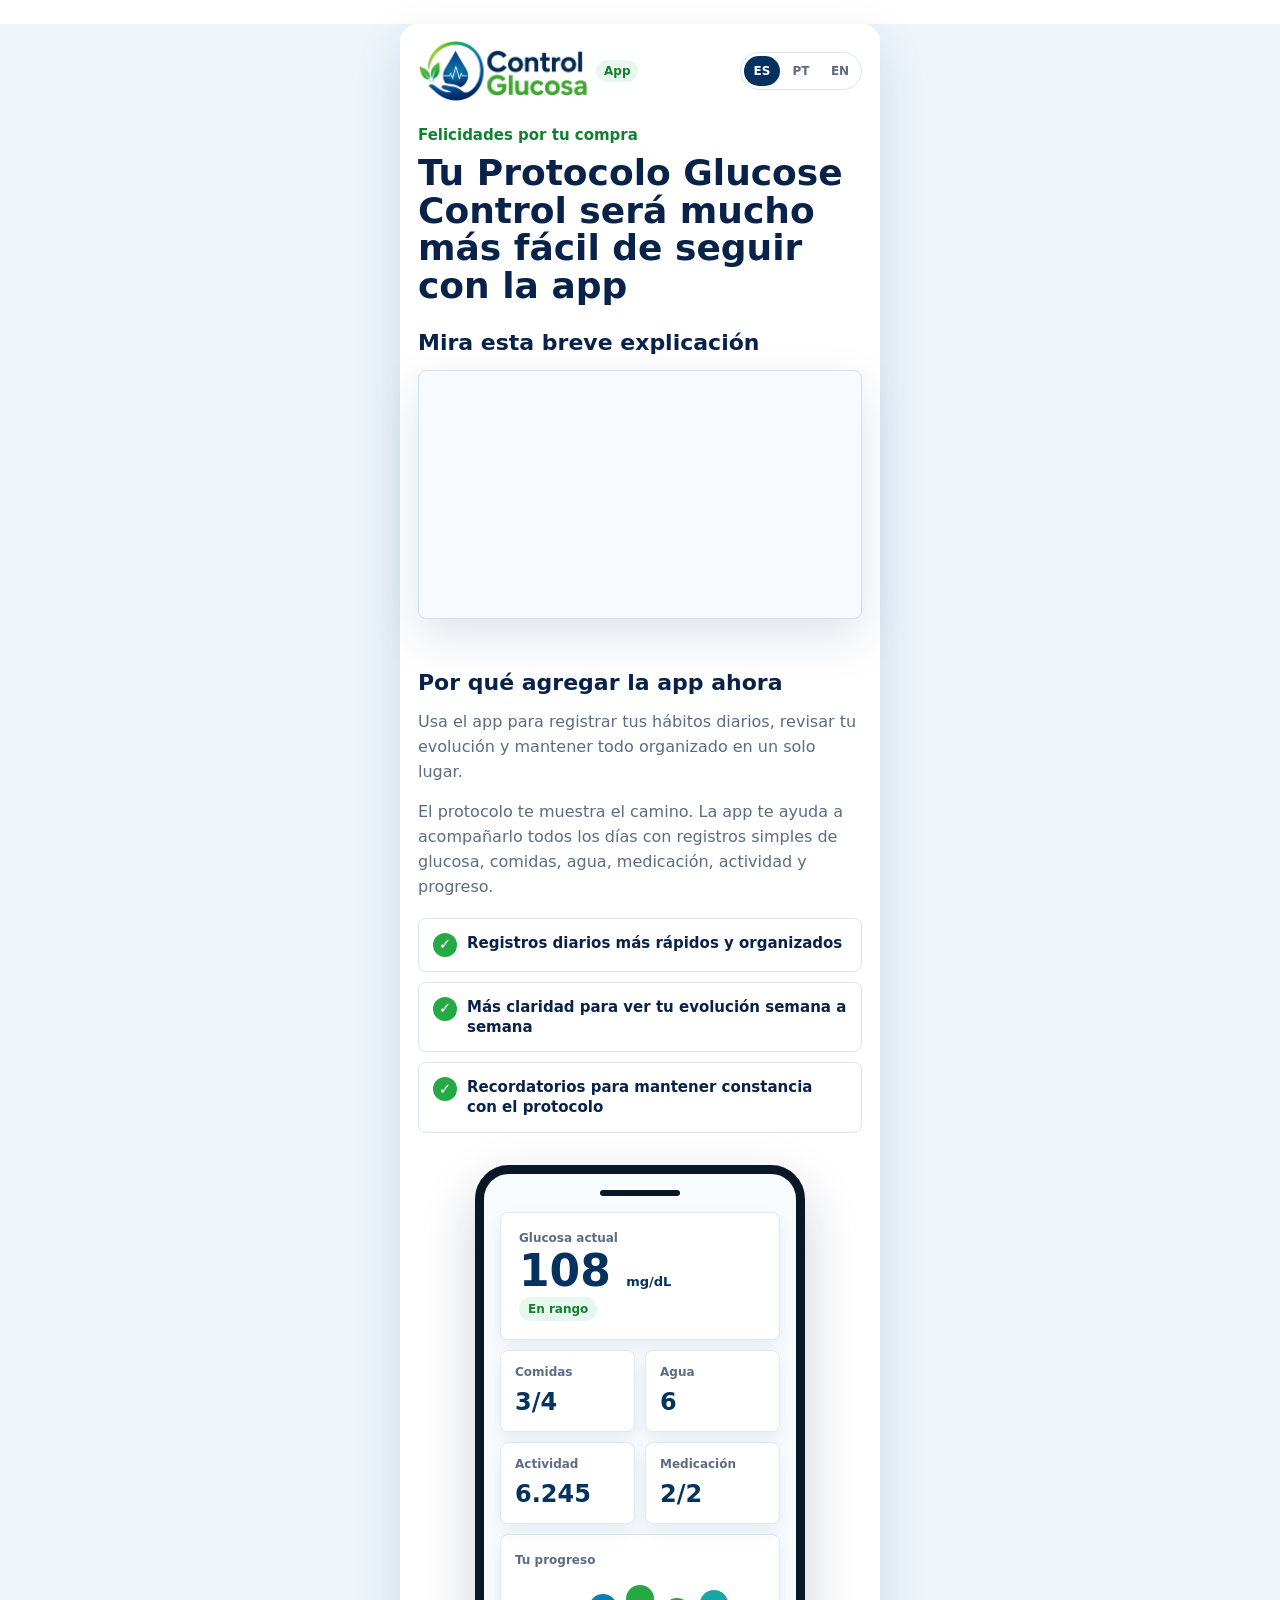
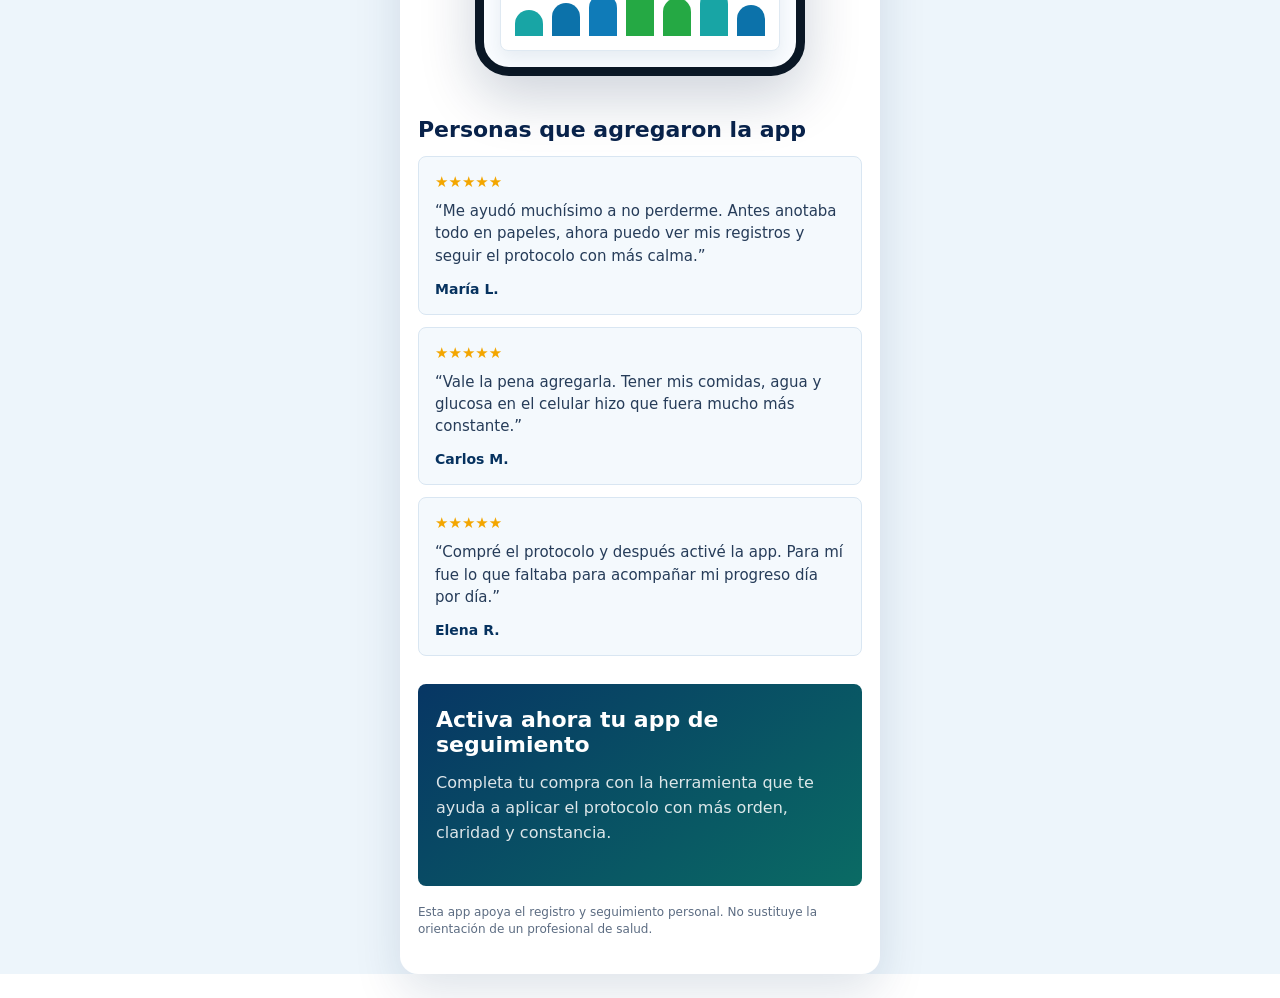
<file: index.html>
<!doctype html>
<html lang="es">
  <head>
    <meta charset="UTF-8" />
    <meta name="viewport" content="width=device-width, initial-scale=1, viewport-fit=cover" />
    <meta name="theme-color" content="#ffffff" />
    <meta
      name="description"
      content="Activa la app de seguimiento de Glucose Control para registrar tu evolución diaria."
    />
    <title>Glucose Control App</title>
    <link rel="manifest" href="./manifest.webmanifest" />
    <link rel="stylesheet" href="./styles.css" />
  </head>
  <body>
    <main class="page">
      <header class="topbar" aria-label="Glucose Control">
        <div class="brand">
          <img src="./assets/logo-glucose-control.png" alt="Control Glucosa" />
          <span>App</span>
        </div>

        <nav class="lang-switcher" aria-label="Idioma">
          <button class="lang-btn is-active" type="button" data-lang="es">ES</button>
          <button class="lang-btn" type="button" data-lang="pt">PT</button>
          <button class="lang-btn" type="button" data-lang="en">EN</button>
        </nav>
      </header>

      <section class="hero">
        <p class="purchase-note" data-i18n="purchaseNote">Felicidades por tu compra</p>
        <h1 data-i18n="headline">Tu Protocolo Glucose Control será mucho más fácil de seguir con la app</h1>
      </section>

      <section class="video-section" aria-labelledby="video-title">
        <h2 id="video-title" data-i18n="videoTitle">Mira esta breve explicación</h2>
        <div class="video-placeholder">
          <iframe
            src="https://play.tynk.ai/p/baca5608-5665-4511-80c9-6cfbfdb76d76"
            title="Mini VSL Glucose Control"
            allow="accelerometer; autoplay; clipboard-write; encrypted-media; gyroscope; picture-in-picture"
            allowfullscreen
          ></iframe>
        </div>
        <div class="hotmart-widget" aria-label="Oferta Hotmart">
          <!-- HOTMART - Sales Funnel Widget -->
          <div id="hotmart-sales-funnel"></div>
          <!-- HOTMART - Sales Funnel Widget -->
        </div>
      </section>

      <section class="explain">
        <h2 data-i18n="whyTitle">Por qué agregar la app ahora</h2>
        <p class="hero-copy" data-i18n="heroCopy">
          Usa el app para registrar tus hábitos diarios, revisar tu evolución y mantener todo organizado en un solo lugar.
        </p>
        <p data-i18n="whyCopy">
          El protocolo te muestra el camino. La app te ayuda a acompañarlo todos los días con registros simples de glucosa,
          comidas, agua, medicación, actividad y progreso.
        </p>
        <ul class="benefit-list" aria-label="Beneficios">
          <li>
            <span class="check" aria-hidden="true">✓</span>
            <span data-i18n="benefit1">Registros diarios más rápidos y organizados</span>
          </li>
          <li>
            <span class="check" aria-hidden="true">✓</span>
            <span data-i18n="benefit2">Más claridad para ver tu evolución semana a semana</span>
          </li>
          <li>
            <span class="check" aria-hidden="true">✓</span>
            <span data-i18n="benefit3">Recordatorios para mantener constancia con el protocolo</span>
          </li>
        </ul>
      </section>

      <section class="app-preview" aria-label="Vista previa de la app">
        <div class="phone">
          <div class="phone-bar"></div>
          <div class="app-card main-metric">
            <span data-i18n="glucoseNow">Glucosa actual</span>
            <strong>108 <small>mg/dL</small></strong>
            <em data-i18n="inRange">En rango</em>
          </div>
          <div class="mini-grid">
            <div class="app-card">
              <span data-i18n="meals">Comidas</span>
              <strong>3/4</strong>
            </div>
            <div class="app-card">
              <span data-i18n="water">Agua</span>
              <strong>6</strong>
            </div>
            <div class="app-card">
              <span data-i18n="activity">Actividad</span>
              <strong>6.245</strong>
            </div>
            <div class="app-card">
              <span data-i18n="meds">Medicación</span>
              <strong>2/2</strong>
            </div>
          </div>
          <div class="progress-card">
            <span data-i18n="progress">Tu progreso</span>
            <div class="bars" aria-hidden="true">
              <i></i><i></i><i></i><i></i><i></i><i></i><i></i>
            </div>
          </div>
        </div>
      </section>

      <section class="reviews" aria-labelledby="reviews-title">
        <h2 id="reviews-title" data-i18n="reviewsTitle">Personas que agregaron la app</h2>
        <article class="review">
          <div class="stars" aria-label="5 estrellas">★★★★★</div>
          <p data-i18n="review1">
            “Me ayudó muchísimo a no perderme. Antes anotaba todo en papeles, ahora puedo ver mis registros y seguir el protocolo con más calma.”
          </p>
          <strong>María L.</strong>
        </article>
        <article class="review">
          <div class="stars" aria-label="5 estrellas">★★★★★</div>
          <p data-i18n="review2">
            “Vale la pena agregarla. Tener mis comidas, agua y glucosa en el celular hizo que fuera mucho más constante.”
          </p>
          <strong>Carlos M.</strong>
        </article>
        <article class="review">
          <div class="stars" aria-label="5 estrellas">★★★★★</div>
          <p data-i18n="review3">
            “Compré el protocolo y después activé la app. Para mí fue lo que faltaba para acompañar mi progreso día por día.”
          </p>
          <strong>Elena R.</strong>
        </article>
      </section>

      <section class="offer" aria-labelledby="offer-title">
        <h2 id="offer-title" data-i18n="offerTitle">Activa ahora tu app de seguimiento</h2>
        <p data-i18n="offerCopy">
          Completa tu compra con la herramienta que te ayuda a aplicar el protocolo con más orden, claridad y constancia.
        </p>
      </section>

      <p class="medical-note" data-i18n="medicalNote">
        Esta app apoya el registro y seguimiento personal. No sustituye la orientación de un profesional de salud.
      </p>
    </main>

    <script src="https://checkout.hotmart.com/lib/hotmart-checkout-elements.js"></script>
    <script>
      checkoutElements.init('salesFunnel').mount('#hotmart-sales-funnel')
    </script>
    <script src="./app.js?v=3"></script>
  </body>
</html>
</file>
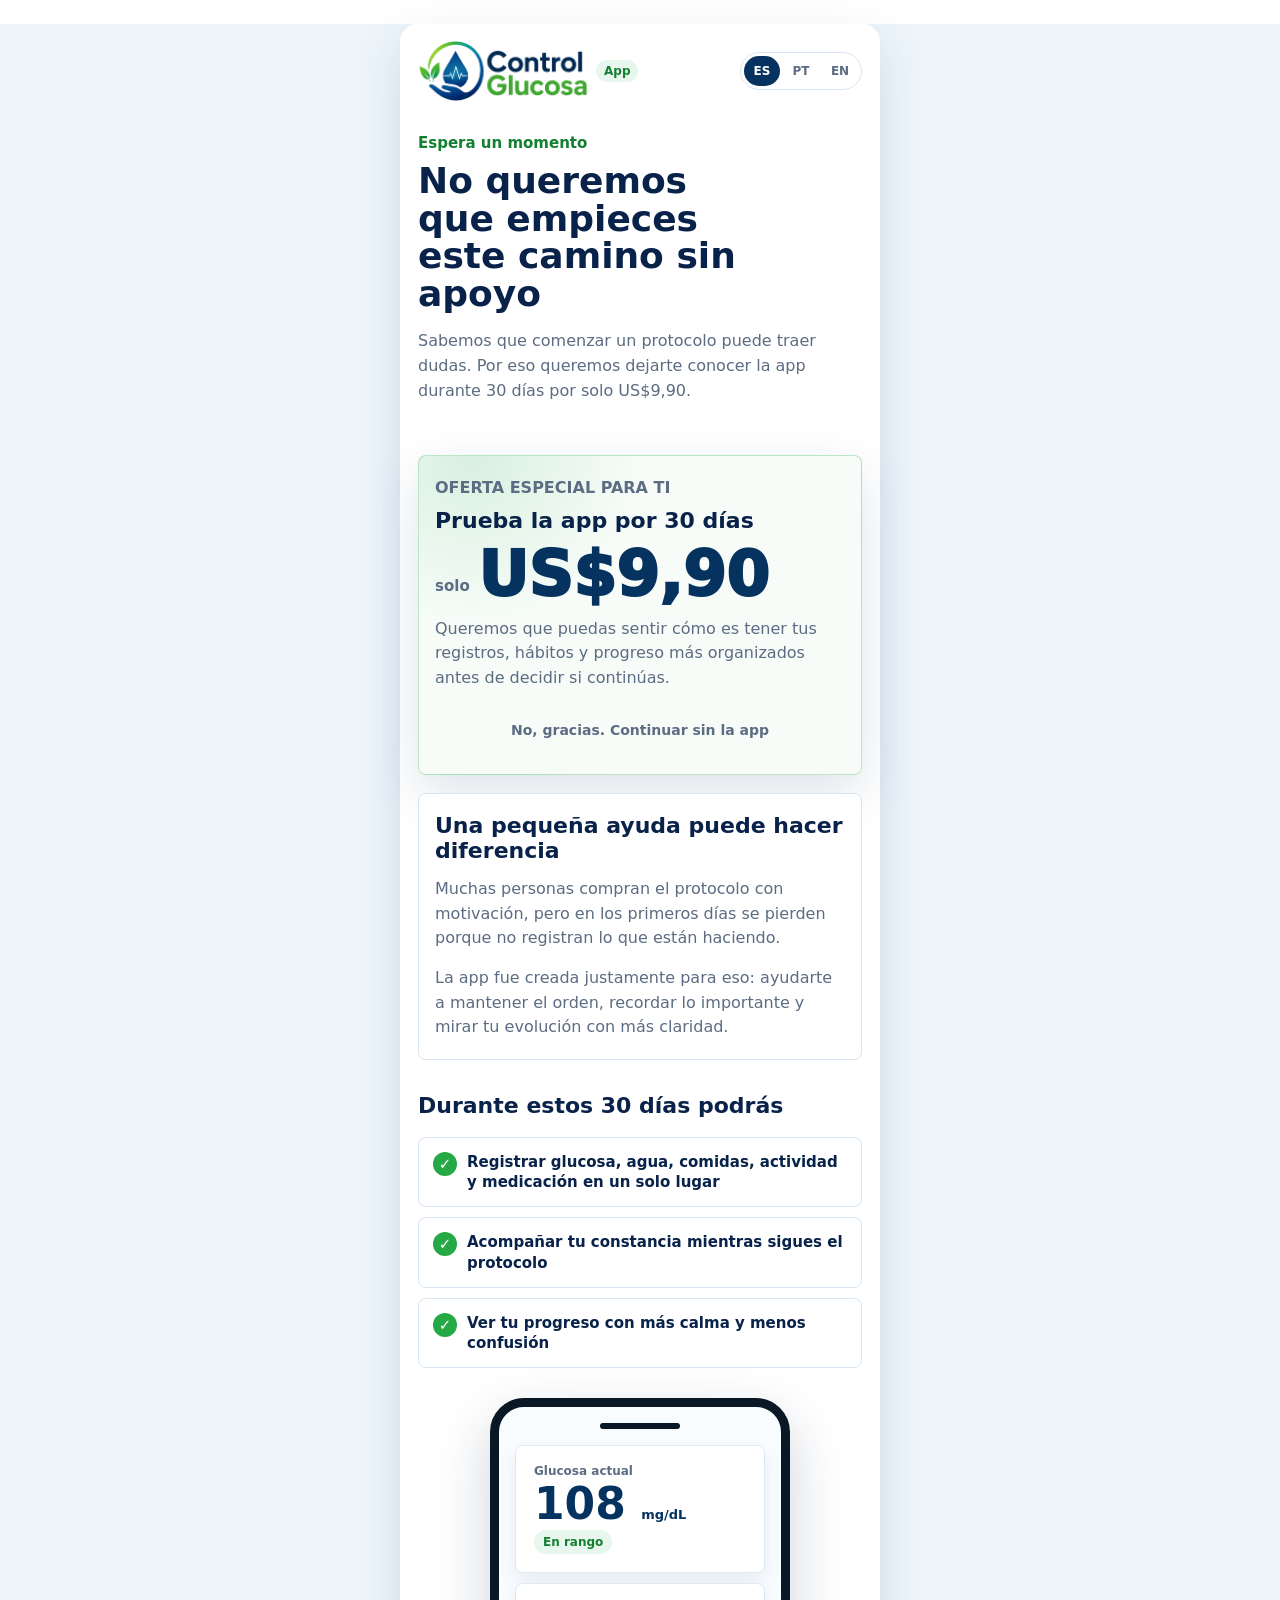
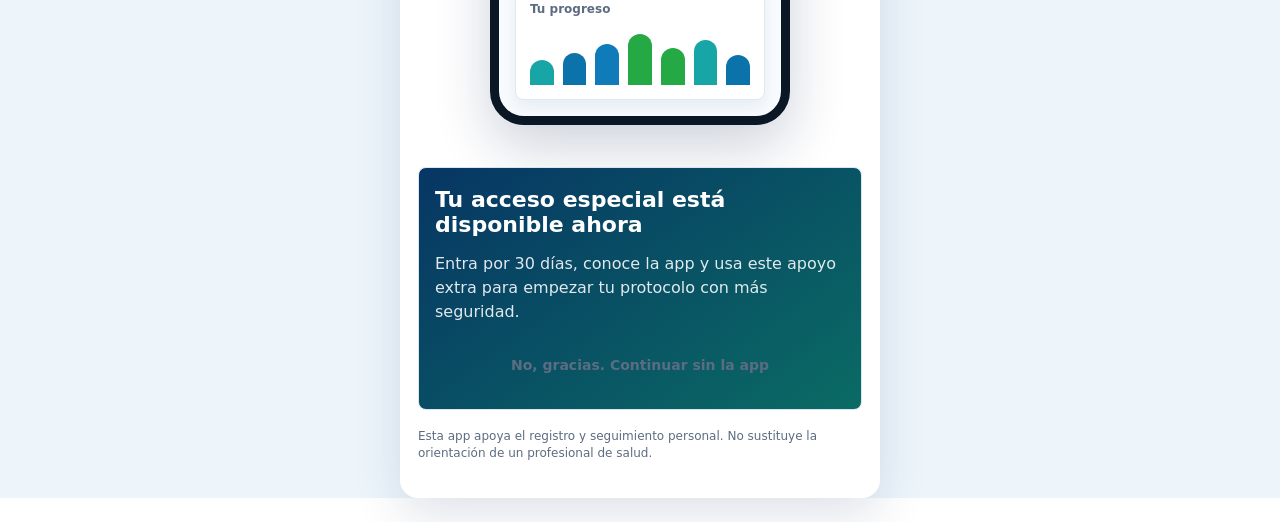
<file: downsell/index.html>
<!doctype html>
<html lang="es">
  <head>
    <meta charset="UTF-8" />
    <meta name="viewport" content="width=device-width, initial-scale=1, viewport-fit=cover" />
    <meta name="theme-color" content="#ffffff" />
    <meta
      name="description"
      content="Prueba la app Glucose Control durante 30 días por un precio especial."
    />
    <title>Oferta Especial | Glucose Control App</title>
    <link rel="manifest" href="../manifest.webmanifest" />
    <link rel="stylesheet" href="../styles.css" />
  </head>
  <body>
    <main class="page page--downsell">
      <header class="topbar" aria-label="Glucose Control">
        <div class="brand">
          <img src="../assets/logo-glucose-control.png" alt="Control Glucosa" />
          <span>App</span>
        </div>

        <nav class="lang-switcher" aria-label="Idioma">
          <button class="lang-btn is-active" type="button" data-lang="es">ES</button>
          <button class="lang-btn" type="button" data-lang="pt">PT</button>
          <button class="lang-btn" type="button" data-lang="en">EN</button>
        </nav>
      </header>

      <section class="downsell-hero">
        <p class="purchase-note" data-i18n="downsellNote">Espera un momento</p>
        <h1 data-i18n="downsellHeadline">No queremos que empieces este camino sin apoyo</h1>
        <p class="hero-copy" data-i18n="downsellCopy">
          Sabemos que comenzar un protocolo puede traer dudas. Por eso queremos dejarte conocer la app durante 30 días por solo US$9,90.
        </p>
      </section>

      <section class="price-card" aria-labelledby="price-title">
        <p class="price-kicker" data-i18n="priceKicker">Oferta especial para ti</p>
        <h2 id="price-title" data-i18n="priceTitle">Prueba la app por 30 días</h2>
        <div class="price-line">
          <span data-i18n="onlyFor">solo</span>
          <strong>US$9,90</strong>
        </div>
        <p data-i18n="priceCopy">
          Queremos que puedas sentir cómo es tener tus registros, hábitos y progreso más organizados antes de decidir si continúas.
        </p>
        <div class="hotmart-widget" aria-label="Oferta Hotmart">
          <!-- HOTMART - Sales Funnel Widget -->
          <div id="hotmart-sales-funnel"></div>
          <!-- HOTMART - Sales Funnel Widget -->
        </div>
        <a class="secondary-link" href="../gracias/" data-i18n="downsellDecline">
          No, gracias. Continuar sin la app
        </a>
      </section>

      <section class="emotion-letter" aria-labelledby="letter-title">
        <h2 id="letter-title" data-i18n="letterTitle">Una pequeña ayuda puede hacer diferencia</h2>
        <p data-i18n="letterCopy1">
          Muchas personas compran el protocolo con motivación, pero en los primeros días se pierden porque no registran lo que están haciendo.
        </p>
        <p data-i18n="letterCopy2">
          La app fue creada justamente para eso: ayudarte a mantener el orden, recordar lo importante y mirar tu evolución con más claridad.
        </p>
      </section>

      <section class="downsell-benefits" aria-labelledby="downsell-benefits-title">
        <h2 id="downsell-benefits-title" data-i18n="downsellBenefitsTitle">Durante estos 30 días podrás</h2>
        <ul class="benefit-list">
          <li>
            <span class="check" aria-hidden="true">✓</span>
            <span data-i18n="downsellBenefit1">Registrar glucosa, agua, comidas, actividad y medicación en un solo lugar</span>
          </li>
          <li>
            <span class="check" aria-hidden="true">✓</span>
            <span data-i18n="downsellBenefit2">Acompañar tu constancia mientras sigues el protocolo</span>
          </li>
          <li>
            <span class="check" aria-hidden="true">✓</span>
            <span data-i18n="downsellBenefit3">Ver tu progreso con más calma y menos confusión</span>
          </li>
        </ul>
      </section>

      <section class="app-preview app-preview--compact" aria-label="Vista previa de la app">
        <div class="phone">
          <div class="phone-bar"></div>
          <div class="app-card main-metric">
            <span data-i18n="glucoseNow">Glucosa actual</span>
            <strong>108 <small>mg/dL</small></strong>
            <em data-i18n="inRange">En rango</em>
          </div>
          <div class="progress-card">
            <span data-i18n="progress">Tu progreso</span>
            <div class="bars" aria-hidden="true">
              <i></i><i></i><i></i><i></i><i></i><i></i><i></i>
            </div>
          </div>
        </div>
      </section>

      <section class="final-downsell" id="downsell-checkout" aria-labelledby="final-downsell-title">
        <h2 id="final-downsell-title" data-i18n="finalDownsellTitle">Tu acceso especial está disponible ahora</h2>
        <p data-i18n="finalDownsellCopy">
          Entra por 30 días, conoce la app y usa este apoyo extra para empezar tu protocolo con más seguridad.
        </p>
        <a class="secondary-link" href="../gracias/" data-i18n="downsellDecline">
          No, gracias. Continuar sin la app
        </a>
      </section>

      <p class="medical-note" data-i18n="medicalNote">
        Esta app apoya el registro y seguimiento personal. No sustituye la orientación de un profesional de salud.
      </p>
    </main>

    <script src="https://checkout.hotmart.com/lib/hotmart-checkout-elements.js"></script>
    <script>
      checkoutElements.init('salesFunnel').mount('#hotmart-sales-funnel')
    </script>
    <script src="../app.js?v=3"></script>
  </body>
</html>
</file>
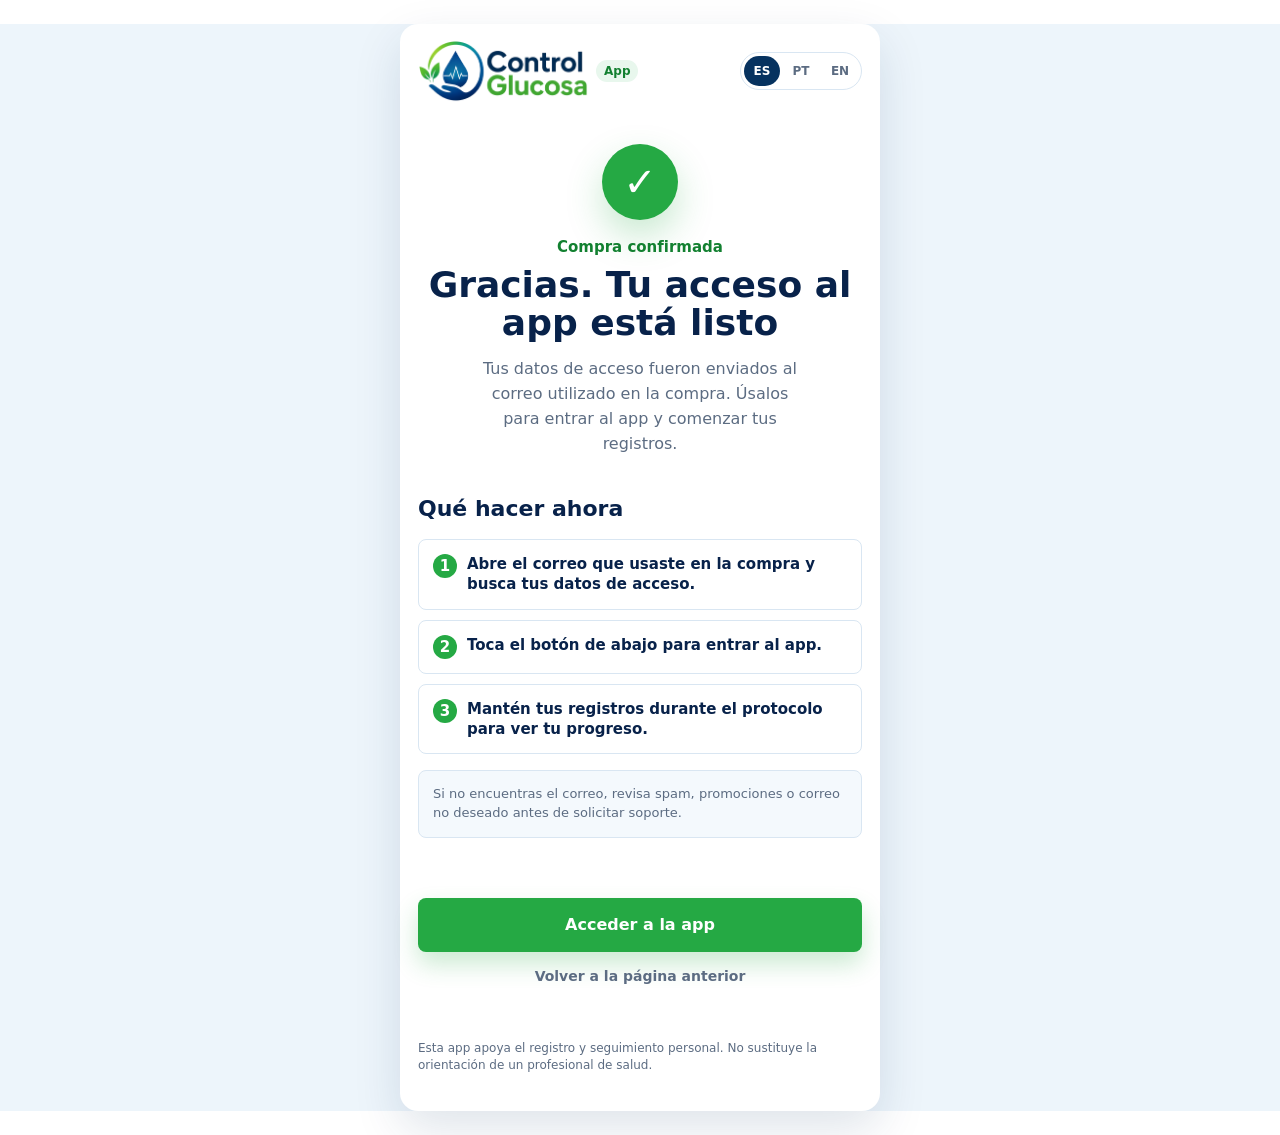
<file: gracias/index.html>
<!doctype html>
<html lang="es">
  <head>
    <meta charset="UTF-8" />
    <meta name="viewport" content="width=device-width, initial-scale=1, viewport-fit=cover" />
    <meta name="theme-color" content="#ffffff" />
    <meta
      name="description"
      content="Gracias por comprar la app de seguimiento de Glucose Control."
    />
    <title>Gracias | Glucose Control App</title>
    <link rel="manifest" href="../manifest.webmanifest" />
    <link rel="stylesheet" href="../styles.css" />
  </head>
  <body>
    <main class="page page--thanks">
      <header class="topbar" aria-label="Glucose Control">
        <div class="brand">
          <img src="../assets/logo-glucose-control.png" alt="Control Glucosa" />
          <span>App</span>
        </div>

        <nav class="lang-switcher" aria-label="Idioma">
          <button class="lang-btn is-active" type="button" data-lang="es">ES</button>
          <button class="lang-btn" type="button" data-lang="pt">PT</button>
          <button class="lang-btn" type="button" data-lang="en">EN</button>
        </nav>
      </header>

      <section class="thanks-hero">
        <div class="success-mark" aria-hidden="true">✓</div>
        <p class="purchase-note" data-i18n="thanksNote">Compra confirmada</p>
        <h1 data-i18n="thanksHeadline">Gracias. Tu acceso al app está listo</h1>
        <p class="hero-copy" data-i18n="thanksCopy">
          Tus datos de acceso fueron enviados al correo utilizado en la compra. Úsalos para entrar al app y comenzar tus registros.
        </p>
      </section>

      <section class="next-steps" aria-labelledby="next-title">
        <h2 id="next-title" data-i18n="nextTitle">Qué hacer ahora</h2>
        <ul class="benefit-list">
          <li>
            <span class="check" aria-hidden="true">1</span>
            <span data-i18n="next1">Abre el correo que usaste en la compra y busca tus datos de acceso.</span>
          </li>
          <li>
            <span class="check" aria-hidden="true">2</span>
            <span data-i18n="next2">Toca el botón de abajo para entrar al app.</span>
          </li>
          <li>
            <span class="check" aria-hidden="true">3</span>
            <span data-i18n="next3">Mantén tus registros durante el protocolo para ver tu progreso.</span>
          </li>
        </ul>
        <p class="support-note" data-i18n="thanksSupport">
          Si no encuentras el correo, revisa spam, promociones o correo no deseado antes de solicitar soporte.
        </p>
      </section>

      <section class="thanks-actions" aria-label="Acceso">
        <a class="primary-cta" href="https://app.glucosecontrol.site" data-i18n="thanksAccessCta">Acceder a la app</a>
        <a class="secondary-link" href="../index.html" data-i18n="backToOffer">Volver a la página anterior</a>
      </section>

      <p class="medical-note" data-i18n="medicalNote">
        Esta app apoya el registro y seguimiento personal. No sustituye la orientación de un profesional de salud.
      </p>
    </main>

    <script src="../app.js?v=3"></script>
  </body>
</html>
</file>
<file: styles.css>
:root {
  color-scheme: light;
  --bg: #ffffff;
  --ink: #08224a;
  --muted: #5c6c82;
  --line: #d9e6f2;
  --soft: #f4f9fd;
  --green: #25a944;
  --green-dark: #128030;
  --navy: #06325f;
  --teal: #18a5a5;
  --shadow: 0 18px 48px rgba(6, 50, 95, 0.13);
}

* {
  box-sizing: border-box;
}

html {
  background: var(--bg);
  scroll-behavior: smooth;
}

body {
  margin: 0;
  min-width: 320px;
  background: var(--bg);
  color: var(--ink);
  font-family: Inter, ui-sans-serif, system-ui, -apple-system, BlinkMacSystemFont, "Segoe UI", sans-serif;
  letter-spacing: 0;
}

button,
a {
  font: inherit;
}

.page {
  width: min(100%, 480px);
  margin: 0 auto;
  padding: 16px 18px 36px;
}

.topbar {
  display: flex;
  align-items: center;
  justify-content: space-between;
  gap: 12px;
  min-height: 44px;
}

.brand {
  display: inline-flex;
  align-items: center;
  gap: 8px;
  min-width: 0;
  color: var(--navy);
  font-size: 14px;
  font-weight: 800;
}

.brand img {
  display: block;
  width: min(46vw, 170px);
  height: auto;
}

.brand span {
  flex: 0 0 auto;
  padding: 4px 8px;
  border-radius: 999px;
  background: #e8f7ed;
  color: var(--green-dark);
  font-size: 12px;
  font-weight: 900;
}

.lang-switcher {
  display: inline-flex;
  gap: 3px;
  padding: 3px;
  border: 1px solid var(--line);
  border-radius: 999px;
  background: #fff;
}

.lang-btn {
  min-width: 36px;
  min-height: 30px;
  border: 0;
  border-radius: 999px;
  background: transparent;
  color: var(--muted);
  font-size: 12px;
  font-weight: 800;
}

.lang-btn.is-active {
  background: var(--navy);
  color: #fff;
}

.hero {
  padding: 24px 0 8px;
}

.purchase-note {
  margin: 0 0 10px;
  color: var(--green-dark);
  font-size: 15px;
  font-weight: 800;
}

h1,
h2,
p {
  margin-top: 0;
}

h1 {
  margin-bottom: 0;
  max-width: 18ch;
  color: var(--ink);
  font-size: clamp(28px, 8vw, 36px);
  line-height: 1.05;
  font-weight: 900;
}

.hero-copy,
.explain p,
.offer p,
.medical-note {
  color: var(--muted);
  font-size: 16px;
  line-height: 1.55;
}

.video-section,
.explain,
.reviews,
.offer {
  padding: 18px 0;
}

h2 {
  margin-bottom: 14px;
  color: var(--ink);
  font-size: 22px;
  line-height: 1.12;
  font-weight: 900;
}

.video-placeholder {
  position: relative;
  overflow: hidden;
  border: 1px solid #cfe1ee;
  border-radius: 8px;
  background: #f7fbff;
  box-shadow: var(--shadow);
  aspect-ratio: 16 / 9;
}

.video-placeholder iframe {
  display: block;
  width: 100%;
  height: 100%;
  border: 0;
}

.hotmart-widget {
  margin-top: 16px;
}

#hotmart-sales-funnel {
  width: 100%;
}

.benefit-list {
  display: grid;
  gap: 10px;
  margin: 18px 0 0;
  padding: 0;
  list-style: none;
}

.benefit-list li {
  display: flex;
  align-items: flex-start;
  gap: 10px;
  padding: 14px;
  border: 1px solid var(--line);
  border-radius: 8px;
  background: #fff;
  color: var(--ink);
  font-size: 15px;
  font-weight: 750;
  line-height: 1.35;
}

.check {
  display: grid;
  flex: 0 0 24px;
  width: 24px;
  height: 24px;
  place-items: center;
  border-radius: 50%;
  background: var(--green);
  color: #fff;
  font-weight: 900;
}

.app-preview {
  padding: 14px 0 24px;
}

.phone {
  width: min(100%, 330px);
  margin: 0 auto;
  padding: 16px;
  border: 9px solid #0a1725;
  border-radius: 34px;
  background: #f9fcff;
  box-shadow: 0 22px 56px rgba(8, 34, 74, 0.2);
}

.phone-bar {
  width: 80px;
  height: 6px;
  margin: 0 auto 16px;
  border-radius: 999px;
  background: #0a1725;
}

.app-card,
.progress-card {
  border: 1px solid #dfe9f2;
  border-radius: 8px;
  background: #fff;
  box-shadow: 0 8px 18px rgba(6, 50, 95, 0.08);
}

.main-metric {
  display: grid;
  gap: 4px;
  padding: 18px;
}

.app-card span,
.progress-card span {
  color: var(--muted);
  font-size: 12px;
  font-weight: 750;
}

.app-card strong {
  color: var(--navy);
  font-size: 24px;
  line-height: 1;
}

.main-metric strong {
  font-size: 44px;
}

.app-card small {
  font-size: 13px;
}

.main-metric em {
  width: fit-content;
  padding: 5px 9px;
  border-radius: 999px;
  background: #e8f7ed;
  color: var(--green-dark);
  font-size: 12px;
  font-style: normal;
  font-weight: 900;
}

.mini-grid {
  display: grid;
  grid-template-columns: repeat(2, minmax(0, 1fr));
  gap: 10px;
  margin-top: 10px;
}

.mini-grid .app-card {
  display: grid;
  gap: 8px;
  min-height: 82px;
  padding: 14px;
}

.progress-card {
  margin-top: 10px;
  padding: 14px;
}

.bars {
  display: grid;
  grid-template-columns: repeat(7, 1fr);
  align-items: end;
  gap: 9px;
  height: 58px;
  margin-top: 10px;
}

.bars i {
  display: block;
  border-radius: 999px 999px 4px 4px;
  background: var(--teal);
}

.bars i:nth-child(1) { height: 44%; }
.bars i:nth-child(2) { height: 56%; background: #0c72aa; }
.bars i:nth-child(3) { height: 72%; background: #0f7bb8; }
.bars i:nth-child(4) { height: 88%; background: var(--green); }
.bars i:nth-child(5) { height: 64%; background: var(--green); }
.bars i:nth-child(6) { height: 78%; }
.bars i:nth-child(7) { height: 52%; background: #0c72aa; }

.reviews {
  display: grid;
  gap: 12px;
}

.reviews h2 {
  margin-bottom: 2px;
}

.review {
  padding: 16px;
  border: 1px solid var(--line);
  border-radius: 8px;
  background: var(--soft);
}

.stars {
  margin-bottom: 9px;
  color: #f3a600;
  font-size: 15px;
  letter-spacing: 0;
}

.review p {
  margin-bottom: 12px;
  color: #263c59;
  font-size: 15px;
  line-height: 1.48;
}

.review strong {
  color: var(--navy);
  font-size: 14px;
}

.offer {
  margin-top: 10px;
  padding: 24px 18px;
  border-radius: 8px;
  background: linear-gradient(145deg, #073664, #0a6b64);
  color: #fff;
}

.offer h2,
.offer p {
  color: #fff;
}

.offer p {
  opacity: 0.86;
}

.primary-cta,
.decline {
  display: flex;
  width: 100%;
  min-height: 54px;
  align-items: center;
  justify-content: center;
  border-radius: 8px;
  text-align: center;
  text-decoration: none;
  font-size: 16px;
  font-weight: 900;
}

.primary-cta {
  margin-top: 18px;
  background: var(--green);
  color: #fff;
  box-shadow: 0 12px 24px rgba(37, 169, 68, 0.24);
}

.primary-cta:focus-visible,
.decline:focus-visible,
.lang-btn:focus-visible {
  outline: 3px solid rgba(24, 165, 165, 0.35);
  outline-offset: 2px;
}

.decline {
  margin-top: 10px;
  color: rgba(255, 255, 255, 0.82);
  font-size: 13px;
  font-weight: 750;
}

.medical-note {
  margin: 18px 0 0;
  font-size: 12px;
  line-height: 1.45;
}

.thanks-hero {
  padding: 42px 0 20px;
  text-align: center;
}

.success-mark {
  display: grid;
  width: 76px;
  height: 76px;
  margin: 0 auto 18px;
  place-items: center;
  border-radius: 50%;
  background: var(--green);
  color: #fff;
  font-size: 40px;
  font-weight: 900;
  box-shadow: 0 16px 36px rgba(37, 169, 68, 0.25);
}

.thanks-hero h1 {
  max-width: none;
  margin-right: auto;
  margin-left: auto;
}

.thanks-hero .hero-copy {
  margin: 16px auto 0;
  max-width: 31ch;
}

.next-steps {
  padding: 20px 0;
}

.support-note {
  margin: 16px 0 0;
  padding: 14px;
  border: 1px solid var(--line);
  border-radius: 8px;
  background: var(--soft);
  color: var(--muted);
  font-size: 13px;
  line-height: 1.45;
}

.thanks-actions {
  padding: 22px 0;
}

.secondary-link {
  display: flex;
  min-height: 48px;
  align-items: center;
  justify-content: center;
  color: var(--muted);
  font-size: 14px;
  font-weight: 800;
  text-align: center;
  text-decoration: none;
}

.page--thanks {
  min-height: 100svh;
}

.page--downsell {
  min-height: 100svh;
}

.downsell-hero {
  padding: 32px 0 18px;
}

.downsell-hero h1 {
  max-width: 14ch;
}

.downsell-hero .hero-copy {
  margin-top: 16px;
}

.price-card,
.emotion-letter,
.final-downsell {
  margin: 18px 0;
  padding: 20px 16px;
  border: 1px solid var(--line);
  border-radius: 8px;
  background: var(--soft);
}

.price-card {
  border-color: rgba(37, 169, 68, 0.28);
  background:
    radial-gradient(circle at 12% 0%, rgba(37, 169, 68, 0.14), transparent 34%),
    #f7fcf9;
  box-shadow: var(--shadow);
}

.price-kicker {
  margin-bottom: 8px;
  color: var(--green-dark);
  font-size: 13px;
  font-weight: 900;
  text-transform: uppercase;
}

.price-line {
  display: flex;
  align-items: flex-end;
  gap: 8px;
  margin: 12px 0 14px;
  color: var(--navy);
}

.price-line span {
  padding-bottom: 8px;
  color: var(--muted);
  font-size: 15px;
  font-weight: 800;
}

.price-line strong {
  font-size: clamp(44px, 14vw, 62px);
  line-height: 0.9;
  font-weight: 950;
}

.price-card p,
.emotion-letter p,
.final-downsell p {
  color: var(--muted);
  font-size: 16px;
  line-height: 1.52;
}

.emotion-letter {
  background: #fff;
}

.emotion-letter p:last-child,
.final-downsell p:last-child {
  margin-bottom: 0;
}

.downsell-benefits {
  padding: 16px 0;
}

.app-preview--compact .phone {
  width: min(100%, 300px);
}

.final-downsell {
  background: linear-gradient(145deg, #073664, #0a6b64);
}

.final-downsell h2,
.final-downsell p {
  color: #fff;
}

.final-downsell p {
  opacity: 0.88;
}

.final-downsell .secondary-link,
.price-card .secondary-link {
  margin-top: 8px;
}

@media (min-width: 720px) {
  body {
    background: #edf5fb;
  }

  .page {
    margin-top: 24px;
    margin-bottom: 24px;
    border-radius: 18px;
    background: #fff;
    box-shadow: var(--shadow);
  }
}
</file>
